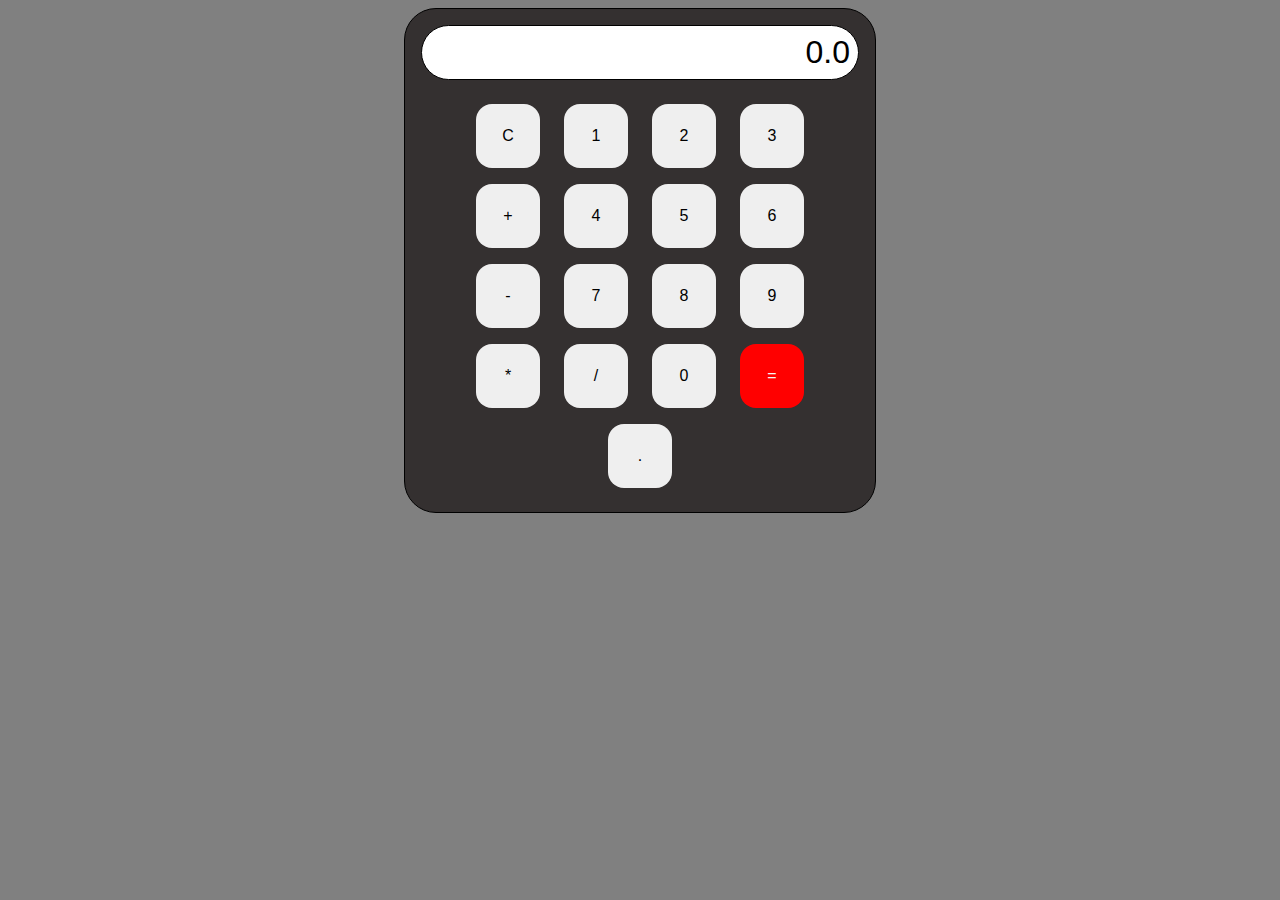
<file: calculator/index.html>
<!DOCTYPE html>
<html lang="en">

<head>
    <title></title>
    <meta charset="UTF-8">
    <meta name="viewport" content="width=device-width, initial-scale=1">
    <link href="style.css" rel="stylesheet">
    <title>Calculator</title>
</head>

<body>
    <div class="main_container">
        <div class="display_section">
            <input type="text" name="display" class="display" readonly>
        </div>
        <div class="keys">
            <button type="button" class="button clear">C</button>
            <button type="button" class="button">1</button>
            <button type="button" class="button">2</button>
            <button type="button" class="button">3</button>
            <button type="button" class="button">+</button>
            <button type="button" class="button">4</button>
            <button type="button" class="button">5</button>
            <button type="button" class="button">6</button>
            <button type="button" class="button">-</button>
            <button type="button" class="button">7</button>
            <button type="button" class="button">8</button>
            <button type="button" class="button">9</button>
            <button type="button" class="button">*</button>
            <button type="button" class="button">/</button>
            <button type="button" class="button">0</button>
            <button type="button" class="button equal">=</button>
            <button type="button" class="button">.</button>
        </div>
    </div>

    <script src="index.js"></script>
</body>

</html>
</file>
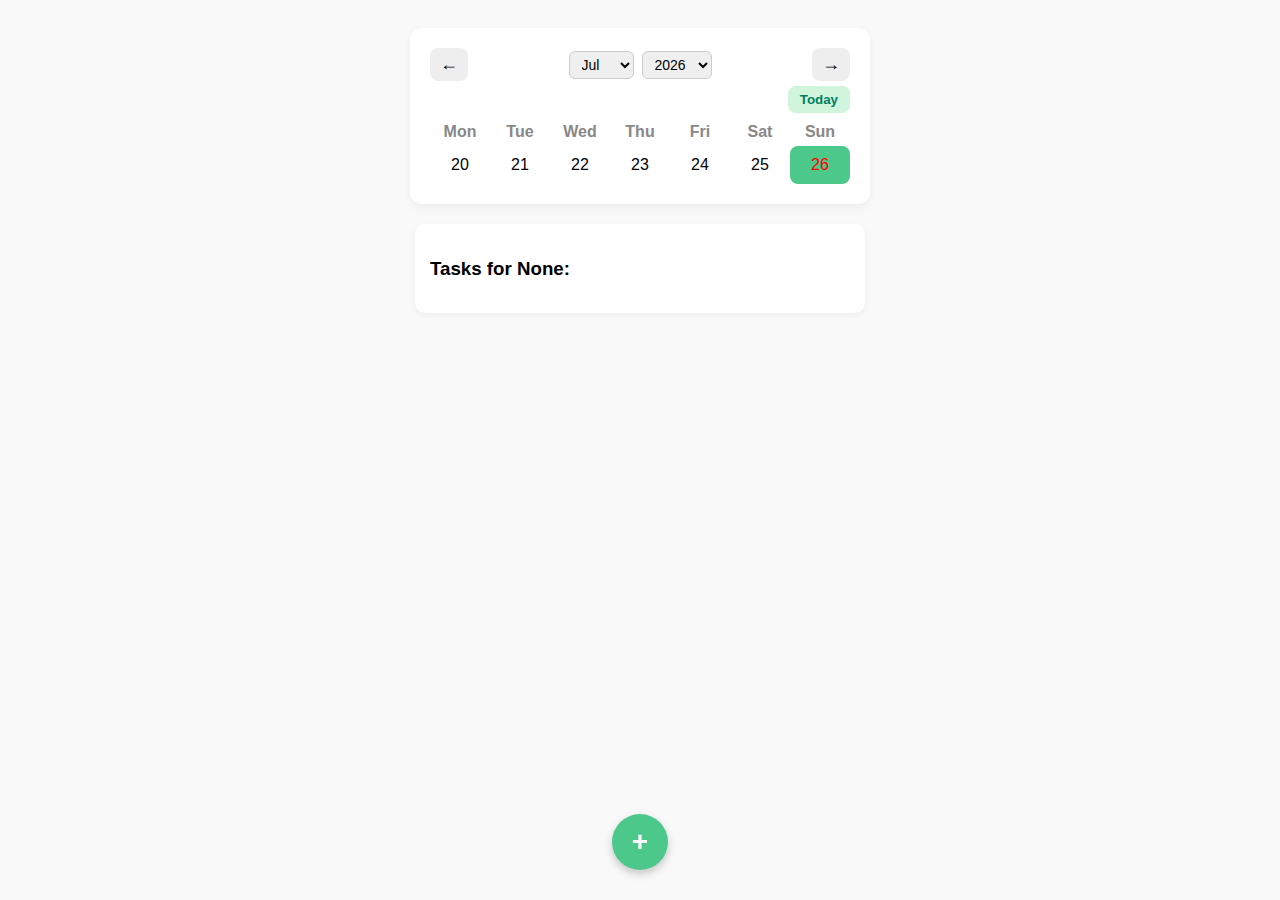
<file: calendar/index.html>
<!DOCTYPE html>
<html lang="en">
<head>
  <meta charset="UTF-8" />
  <title>Weekly Calendar with Tasks</title>
  <link rel="stylesheet" href="style.css" />
</head>
<body>
  <div class="calendar-container">
    <div class="calendar-header">
      <button id="prevWeekBtn">←</button>

      <div class="month-year-selector">
        <select id="monthSelect"></select>
        <select id="yearSelect"></select>
      </div>

      <button id="nextWeekBtn">→</button>
    </div>

    <div style="text-align: right; margin-bottom: 10px;">
      <button id="todayBtn">Today</button>
    </div>

    <div class="calendar-week">
      <div class="day-labels" id="dayLabels"></div>
      <div class="day-dates" id="dayDates"></div>
    </div>
  </div>

  <div class="tasks-container">
    <h3>Tasks for <span id="taskDateLabel">None</span>:</h3>
    <ul id="taskList"></ul>
  </div>

  <button class="add-task-btn" id="addTaskBtn">+</button>

  <script src="script.js"></script>
</body>
</html>
</file>
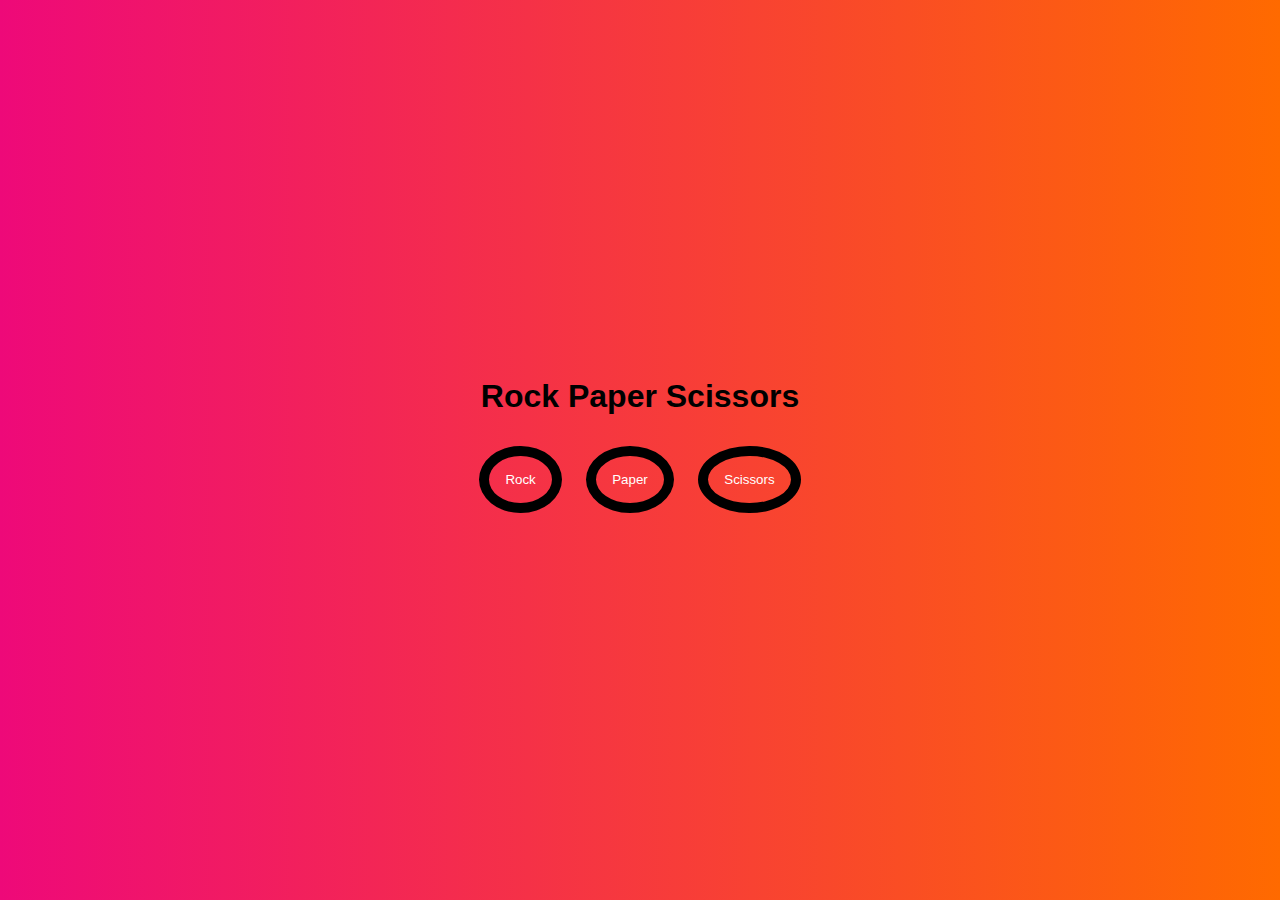
<file: rock-papper/index.html>
<!DOCTYPE html>
<html lang="en">
    <head>
        <title></title>
        <meta charset="UTF-8">
        <meta name="viewport" content="width=device-width, initial-scale=1">
        <link href="style.css" rel="stylesheet">
    </head>
    <body>
        <div class="container">
            <h1>Rock Paper Scissors</h1>
            <div class="game">
                <button class="button" id="rock">Rock</button>
                <button class="button" id="paper">Paper</button>
                <button class="button" id="scissors">Scissors</button>
            </div>
            <div class="result">
                <h2 id="result"></h2>
            </div>
        </div>

        <script src="index.js"></script>
    </body>
</html>
</file>
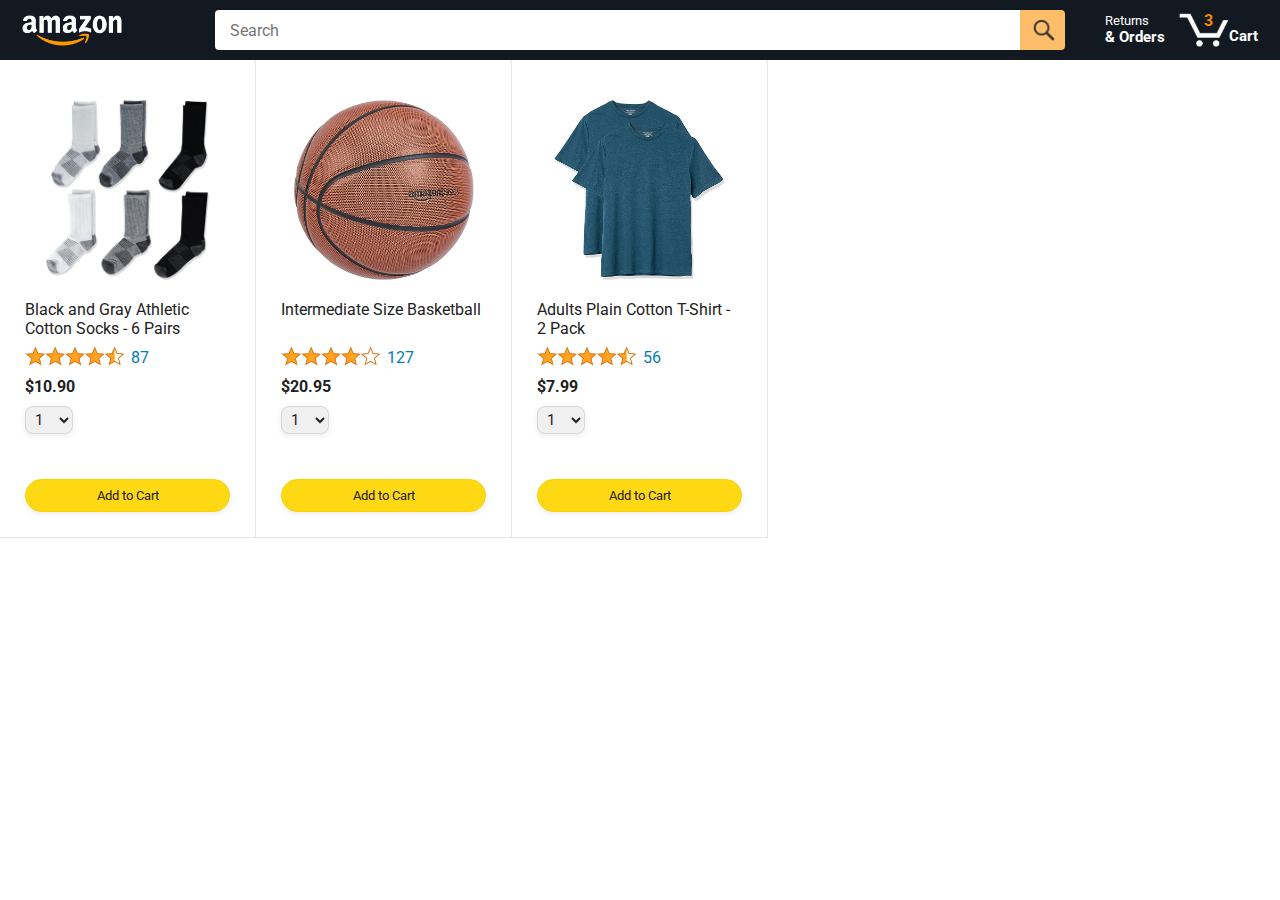
<file: Amazon-project/amazon.html>
<!DOCTYPE html>
<html>
  <head>
    <title>Amazon Project</title>

    <!-- This code is needed for responsive design to work.
      (Responsive design = make the website look good on
      smaller screen sizes like a phone or a tablet). -->
    <meta name="viewport" content="width=device-width, initial-scale=1">

    <!-- Load a font called Roboto from Google Fonts. -->
    <link rel="preconnect" href="https://fonts.googleapis.com">
    <link rel="preconnect" href="https://fonts.gstatic.com" crossorigin>
    <link href="https://fonts.googleapis.com/css2?family=Roboto:wght@400;500;700&display=swap" rel="stylesheet">

    <!-- Here are the CSS files for this page. -->
    <link rel="stylesheet" href="styles/shared/general.css">
    <link rel="stylesheet" href="styles/shared/amazon-header.css">
    <link rel="stylesheet" href="styles/pages/amazon.css">
  </head>
  <body>
    <div class="amazon-header">
      <div class="amazon-header-left-section">
        <a href="amazon.html" class="header-link">
          <img class="amazon-logo"
            src="images/amazon-logo-white.png">
          <img class="amazon-mobile-logo"
            src="images/amazon-mobile-logo-white.png">
        </a>
      </div>

      <div class="amazon-header-middle-section">
        <input class="search-bar" type="text" placeholder="Search">

        <button class="search-button">
          <img class="search-icon" src="images/icons/search-icon.png">
        </button>
      </div>

      <div class="amazon-header-right-section">
        <a class="orders-link header-link" href="orders.html">
          <span class="returns-text">Returns</span>
          <span class="orders-text">& Orders</span>
        </a>

        <a class="cart-link header-link" href="checkout.html">
          <img class="cart-icon" src="images/icons/cart-icon.png">
          <div class="cart-quantity">3</div>
          <div class="cart-text">Cart</div>
        </a>
      </div>
    </div>
    
    <div class="main">
      <div class="products-grid">
        <div class="product-container">
          <div class="product-image-container">
            <img class="product-image"
              src="images/products/athletic-cotton-socks-6-pairs.jpg">
          </div>

          <div class="product-name limit-text-to-2-lines">
            Black and Gray Athletic Cotton Socks - 6 Pairs
          </div>

          <div class="product-rating-container">
            <img class="product-rating-stars"
              src="images/ratings/rating-45.png">
            <div class="product-rating-count link-primary">
              87
            </div>
          </div>

          <div class="product-price">
            $10.90
          </div>

          <div class="product-quantity-container">
            <select>
              <option selected value="1">1</option>
              <option value="2">2</option>
              <option value="3">3</option>
              <option value="4">4</option>
              <option value="5">5</option>
              <option value="6">6</option>
              <option value="7">7</option>
              <option value="8">8</option>
              <option value="9">9</option>
              <option value="10">10</option>
            </select>
          </div>

          <div class="product-spacer"></div>

          <div class="added-to-cart">
            <img src="images/icons/checkmark.png">
            Added
          </div>

          <button class="add-to-cart-button button-primary">
            Add to Cart
          </button>
        </div>

        <div class="product-container">
          <div class="product-image-container">
            <img class="product-image"
              src="images/products/intermediate-composite-basketball.jpg">
          </div>

          <div class="product-name limit-text-to-2-lines">
            Intermediate Size Basketball
          </div>

          <div class="product-rating-container">
            <img class="product-rating-stars"
              src="images/ratings/rating-40.png">
            <div class="product-rating-count link-primary">
              127
            </div>
          </div>

          <div class="product-price">
            $20.95
          </div>

          <div class="product-quantity-container">
            <select>
              <option selected value="1">1</option>
              <option value="2">2</option>
              <option value="3">3</option>
              <option value="4">4</option>
              <option value="5">5</option>
              <option value="6">6</option>
              <option value="7">7</option>
              <option value="8">8</option>
              <option value="9">9</option>
              <option value="10">10</option>
            </select>
          </div>

          <div class="product-spacer"></div>

          <div class="added-to-cart">
            <img src="images/icons/checkmark.png">
            Added
          </div>

          <button class="add-to-cart-button button-primary">
            Add to Cart
          </button>
        </div>

        <div class="product-container">
          <div class="product-image-container">
            <img class="product-image"
              src="images/products/adults-plain-cotton-tshirt-2-pack-teal.jpg">
          </div>

          <div class="product-name limit-text-to-2-lines">
            Adults Plain Cotton T-Shirt - 2 Pack
          </div>

          <div class="product-rating-container">
            <img class="product-rating-stars"
              src="images/ratings/rating-45.png">
            <div class="product-rating-count link-primary">
              56
            </div>
          </div>

          <div class="product-price">
            $7.99
          </div>

          <div class="product-quantity-container">
            <select>
              <option selected value="1">1</option>
              <option value="2">2</option>
              <option value="3">3</option>
              <option value="4">4</option>
              <option value="5">5</option>
              <option value="6">6</option>
              <option value="7">7</option>
              <option value="8">8</option>
              <option value="9">9</option>
              <option value="10">10</option>
            </select>
          </div>

          <div class="product-spacer"></div>

          <div class="added-to-cart">
            <img src="images/icons/checkmark.png">
            Added
          </div>

          <button class="add-to-cart-button button-primary">
            Add to Cart
          </button>
        </div>
      </div>
    </div>
  </body>
</html>
</file>
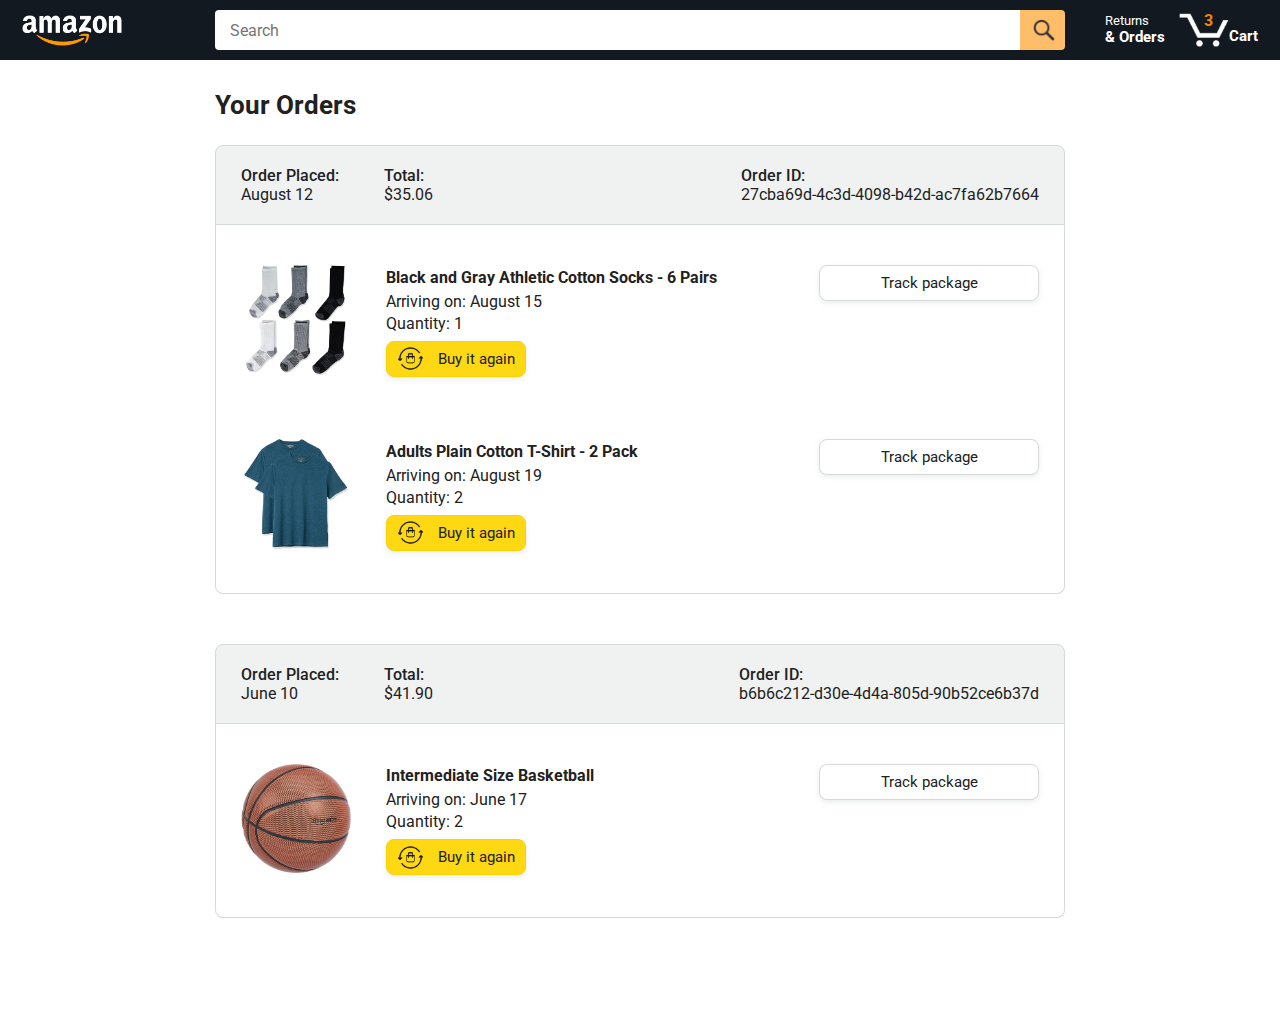
<file: Amazon-project/orders.html>
<!DOCTYPE html>
<html>
  <head>
    <title>Orders</title>

    <!-- This code is needed for responsive design to work.
      (Responsive design = make the website look good on
      smaller screen sizes like a phone or a tablet). -->
    <meta name="viewport" content="width=device-width, initial-scale=1">

    <!-- Load a font called Roboto from Google Fonts. -->
    <link rel="preconnect" href="https://fonts.googleapis.com">
    <link rel="preconnect" href="https://fonts.gstatic.com" crossorigin>
    <link href="https://fonts.googleapis.com/css2?family=Roboto:wght@400;500;700&display=swap" rel="stylesheet">

    <!-- Here are the CSS files for this page. -->
    <link rel="stylesheet" href="styles/shared/general.css">
    <link rel="stylesheet" href="styles/shared/amazon-header.css">
    <link rel="stylesheet" href="styles/pages/orders.css">
  </head>
  <body>
    <div class="amazon-header">
      <div class="amazon-header-left-section">
        <a href="amazon.html" class="header-link">
          <img class="amazon-logo"
            src="images/amazon-logo-white.png">
          <img class="amazon-mobile-logo"
            src="images/amazon-mobile-logo-white.png">
        </a>
      </div>

      <div class="amazon-header-middle-section">
        <input class="search-bar" type="text" placeholder="Search">

        <button class="search-button">
          <img class="search-icon" src="images/icons/search-icon.png">
        </button>
      </div>

      <div class="amazon-header-right-section">
        <a class="orders-link header-link" href="orders.html">
          <span class="returns-text">Returns</span>
          <span class="orders-text">& Orders</span>
        </a>

        <a class="cart-link header-link" href="checkout.html">
          <img class="cart-icon" src="images/icons/cart-icon.png">
          <div class="cart-quantity">3</div>
          <div class="cart-text">Cart</div>
        </a>
      </div>
    </div>

    <div class="main">
      <div class="page-title">Your Orders</div>

      <div class="orders-grid">
        <div class="order-container">
          
          <div class="order-header">
            <div class="order-header-left-section">
              <div class="order-date">
                <div class="order-header-label">Order Placed:</div>
                <div>August 12</div>
              </div>
              <div class="order-total">
                <div class="order-header-label">Total:</div>
                <div>$35.06</div>
              </div>
            </div>

            <div class="order-header-right-section">
              <div class="order-header-label">Order ID:</div>
              <div>27cba69d-4c3d-4098-b42d-ac7fa62b7664</div>
            </div>
          </div>

          <div class="order-details-grid">
            <div class="product-image-container">
              <img src="images/products/athletic-cotton-socks-6-pairs.jpg">
            </div>

            <div class="product-details">
              <div class="product-name">
                Black and Gray Athletic Cotton Socks - 6 Pairs
              </div>
              <div class="product-delivery-date">
                Arriving on: August 15
              </div>
              <div class="product-quantity">
                Quantity: 1
              </div>
              <button class="buy-again-button button-primary">
                <img class="buy-again-icon" src="images/icons/buy-again.png">
                <span class="buy-again-message">Buy it again</span>
              </button>
            </div>

            <div class="product-actions">
              <a href="tracking.html">
                <button class="track-package-button button-secondary">
                  Track package
                </button>
              </a>
            </div>

            <div class="product-image-container">
              <img src="images/products/adults-plain-cotton-tshirt-2-pack-teal.jpg">
            </div>

            <div class="product-details">
              <div class="product-name">
                Adults Plain Cotton T-Shirt - 2 Pack
              </div>
              <div class="product-delivery-date">
                Arriving on: August 19
              </div>
              <div class="product-quantity">
                Quantity: 2
              </div>
              <button class="buy-again-button button-primary">
                <img class="buy-again-icon" src="images/icons/buy-again.png">
                <span class="buy-again-message">Buy it again</span>
              </button>
            </div>

            <div class="product-actions">
              <a href="tracking.html">
                <button class="track-package-button button-secondary">
                  Track package
                </button>
              </a>
            </div>
          </div>
        </div>

        <div class="order-container">

          <div class="order-header">
            <div class="order-header-left-section">
              <div class="order-date">
                <div class="order-header-label">Order Placed:</div>
                <div>June 10</div>
              </div>
              <div class="order-total">
                <div class="order-header-label">Total:</div>
                <div>$41.90</div>
              </div>
            </div>

            <div class="order-header-right-section">
              <div class="order-header-label">Order ID:</div>
              <div>b6b6c212-d30e-4d4a-805d-90b52ce6b37d</div>
            </div>
          </div>

          <div class="order-details-grid">
            <div class="product-image-container">
              <img src="images/products/intermediate-composite-basketball.jpg">
            </div>

            <div class="product-details">
              <div class="product-name">
                Intermediate Size Basketball
              </div>
              <div class="product-delivery-date">
                Arriving on: June 17
              </div>
              <div class="product-quantity">
                Quantity: 2
              </div>
              <button class="buy-again-button button-primary">
                <img class="buy-again-icon" src="images/icons/buy-again.png">
                <span class="buy-again-message">Buy it again</span>
              </button>
            </div>

            <div class="product-actions">
              <a href="tracking.html">
                <button class="track-package-button button-secondary">
                  Track package
                </button>
              </a>
            </div>
          </div>
        </div>
      </div>
    </div>
  </body>
</html>
</file>
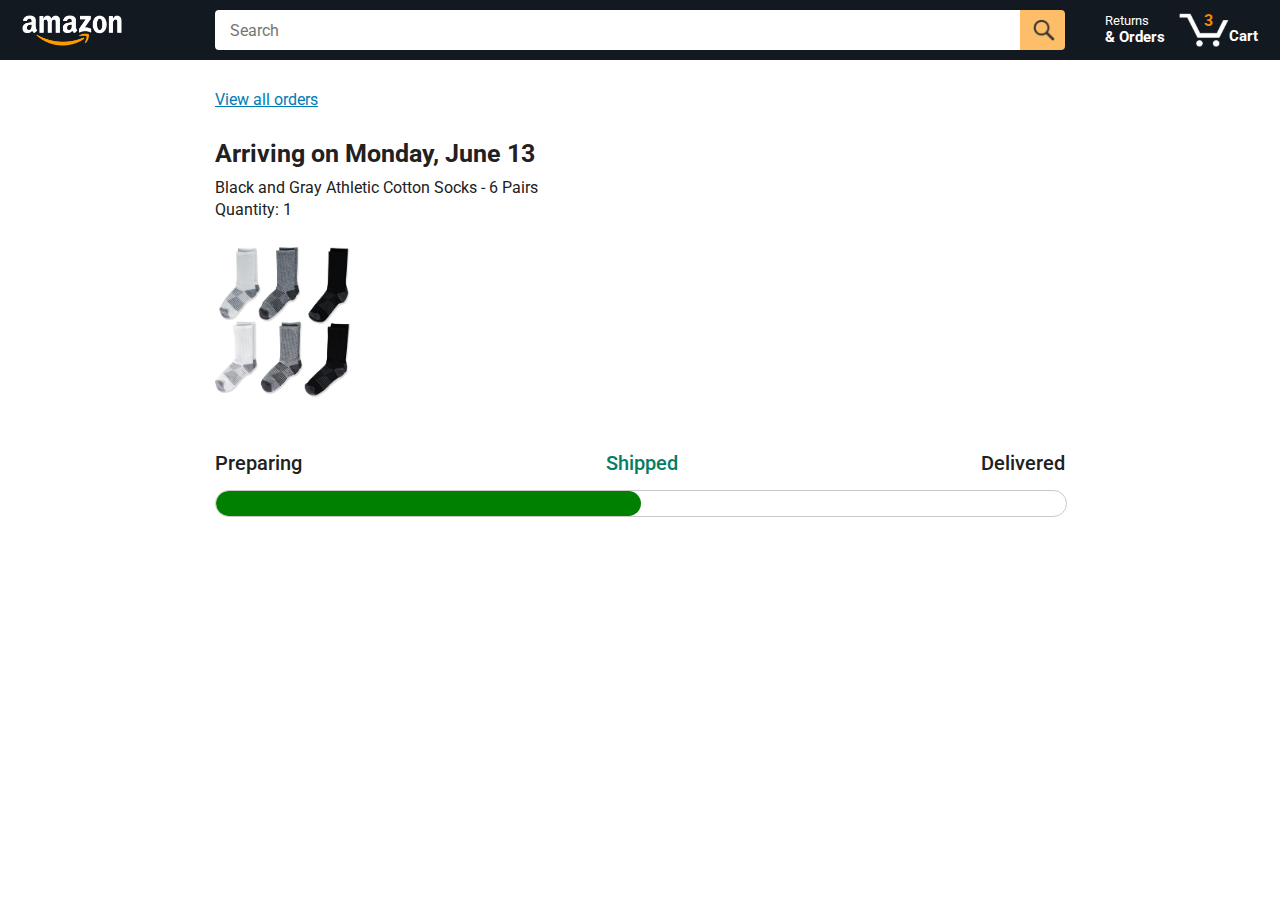
<file: Amazon-project/tracking.html>
<!DOCTYPE html>
<html>
  <head>
    <title>Tracking</title>

    <!-- This code is needed for responsive design to work.
      (Responsive design = make the website look good on
      smaller screen sizes like a phone or a tablet). -->
    <meta name="viewport" content="width=device-width, initial-scale=1">

    <!-- Load a font called Roboto from Google Fonts. -->
    <link rel="preconnect" href="https://fonts.googleapis.com">
    <link rel="preconnect" href="https://fonts.gstatic.com" crossorigin>
    <link href="https://fonts.googleapis.com/css2?family=Roboto:wght@400;500;700&display=swap" rel="stylesheet">

    <!-- Here are the CSS files for this page. -->
    <link rel="stylesheet" href="styles/shared/general.css">
    <link rel="stylesheet" href="styles/shared/amazon-header.css">
    <link rel="stylesheet" href="styles/pages/tracking.css">
  </head>
  <body>
    <div class="amazon-header">
      <div class="amazon-header-left-section">
        <a href="amazon.html" class="header-link">
          <img class="amazon-logo"
            src="images/amazon-logo-white.png">
          <img class="amazon-mobile-logo"
            src="images/amazon-mobile-logo-white.png">
        </a>
      </div>

      <div class="amazon-header-middle-section">
        <input class="search-bar" type="text" placeholder="Search">

        <button class="search-button">
          <img class="search-icon" src="images/icons/search-icon.png">
        </button>
      </div>

      <div class="amazon-header-right-section">
        <a class="orders-link header-link" href="orders.html">
          <span class="returns-text">Returns</span>
          <span class="orders-text">& Orders</span>
        </a>

        <a class="cart-link header-link" href="checkout.html">
          <img class="cart-icon" src="images/icons/cart-icon.png">
          <div class="cart-quantity">3</div>
          <div class="cart-text">Cart</div>
        </a>
      </div>
    </div>

    <div class="main">
      <div class="order-tracking">
        <a class="back-to-orders-link link-primary" href="orders.html">
          View all orders
        </a>

        <div class="delivery-date">
          Arriving on Monday, June 13
        </div>

        <div class="product-info">
          Black and Gray Athletic Cotton Socks - 6 Pairs
        </div>

        <div class="product-info">
          Quantity: 1
        </div>

        <img class="product-image" src="images/products/athletic-cotton-socks-6-pairs.jpg">

        <div class="progress-labels-container">
          <div class="progress-label">
            Preparing
          </div>
          <div class="progress-label current-status">
            Shipped
          </div>
          <div class="progress-label">
            Delivered
          </div>
        </div>

        <div class="progress-bar-container">
          <div class="progress-bar"></div>
        </div>
      </div>
    </div>
  </body>
</html>
</file>
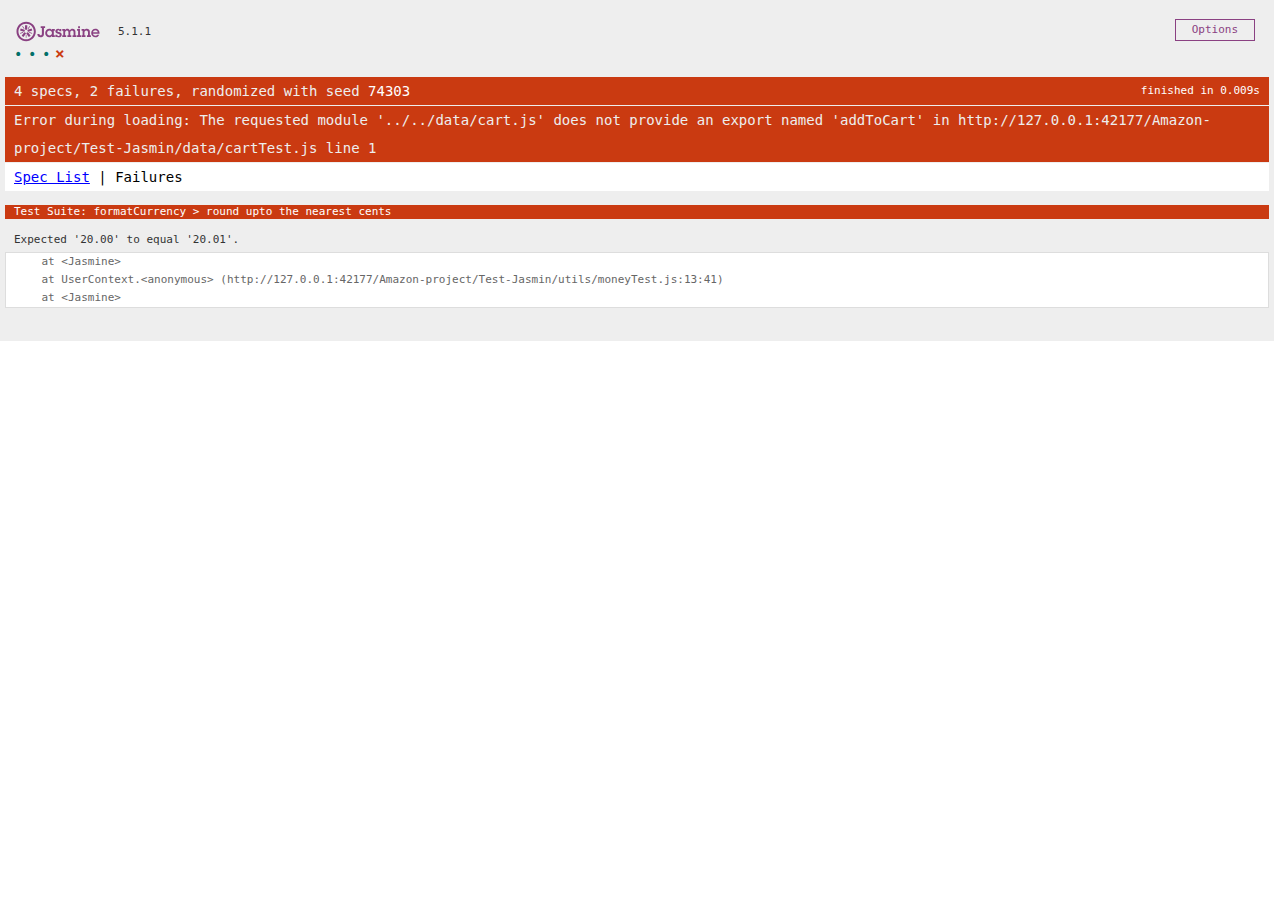
<file: Amazon-project/Test-Jasmin/test.html>
<!DOCTYPE html>
<html>
<head>
  <meta charset="utf-8">
  <title>Jasmine Spec Runner v5.1.1</title>

  <link rel="shortcut icon" type="image/png" href="lib/jasmine-5.1.1/jasmine_favicon.png">
  <link rel="stylesheet" href="lib/jasmine-5.1.1/jasmine.css">

  <script src="lib/jasmine-5.1.1/jasmine.js"></script>
  <script src="lib/jasmine-5.1.1/jasmine-html.js"></script>
  <script src="lib/jasmine-5.1.1/boot0.js"></script>
  <!-- optional: include a file here that configures the Jasmine env -->
  <script src="lib/jasmine-5.1.1/boot1.js"></script>

  <script type="module" src="utils/moneyTest.js"></script>
  <script type="module" src="data/cartTest.js"></script>

</head>

<body>
</body>
</html>
</file>
<file: calculator/style.css>
body{
    display: flex;
    align-items: center;
    justify-content: center;
    background-color: gray;
}

input{
    border: 1px solid black;
    border-radius: 2rem;
    font-size: 2rem;
    padding: .5rem;
    text-align: right;
}

.main_container{
    background-color: rgb(52, 48, 48);
    display: flex;
    flex-direction: column;
    row-gap: 1rem;
    align-items: center;
    justify-content: space-between;
    flex-wrap: wrap;
    overflow: hidden;
    border: 1px solid black;
    border-radius: 2rem;
    padding: 1rem;
}

.keys{
    width: 25rem;
    display: flex;
    flex-wrap: wrap;
    column-gap: .5rem;
    align-items: center;
    justify-content: center;
}

.button{
    height: 4rem;
    width: 4rem;
    margin: .5rem;
    border: none;
    border-radius: 1rem;
    font-size: 1rem;
    cursor: pointer;
}

.equal{
    background-color: red;
    color: whitesmoke;
}
</file>
<file: calendar/style.css>
body {
  font-family: 'Arial', sans-serif;
  background: #f9f9f9;
  padding: 20px;
  display: flex;
  flex-direction: column;
  align-items: center;
}

.calendar-container {
  background: #fff;
  border-radius: 12px;
  padding: 20px;
  width: 100%;
  max-width: 420px;
  box-shadow: 0 4px 8px rgba(0,0,0,0.05);
}

.calendar-header {
  display: flex;
  justify-content: space-between;
  align-items: center;
  margin-bottom: 5px;
}

#prevWeekBtn,
#nextWeekBtn {
  background: #eee;
  border: none;
  padding: 6px 10px;
  font-size: 18px;
  border-radius: 8px;
  cursor: pointer;
}

#prevWeekBtn:hover,
#nextWeekBtn:hover {
  background-color: #ccc;
}

#todayBtn {
  background: #d1f4dc;
  color: #007d5e;
  border: none;
  border-radius: 8px;
  padding: 6px 12px;
  font-weight: bold;
  cursor: pointer;
}

.month-year-selector {
  display: flex;
  gap: 8px;
}

.month-year-selector select {
  padding: 4px 8px;
  border-radius: 6px;
  border: 1px solid #ccc;
  font-size: 14px;
}

.calendar-week {
  display: flex;
  flex-direction: column;
}

.day-labels,
.day-dates {
  display: grid;
  grid-template-columns: repeat(7, 1fr);
  text-align: center;
}

.day-labels div {
  font-weight: bold;
  color: #888;
  padding-bottom: 5px;
}

.day-dates div {
  padding: 10px 0;
  border-radius: 8px;
  cursor: pointer;
  font-weight: 500;
  transition: background 0.3s ease;
}

.day-dates .today {
  background-color: #4cc88a;
  color: white;
}

.day-dates .sunday {
  color: red;
}

.day-dates .selected {
  outline: 2px solid #4cc88a;
}

.content {
  margin-top: 20px;
  background: #fff;
  padding: 15px;
  width: 100%;
  max-width: 420px;
  border-radius: 10px;
  box-shadow: 0 2px 6px rgba(0,0,0,0.05);
}

.tasks-container {
  margin-top: 20px;
  background: #fff;
  padding: 15px;
  width: 100%;
  max-width: 420px;
  border-radius: 10px;
  box-shadow: 0 2px 6px rgba(0,0,0,0.05);
}

#taskList {
  list-style-type: disc;
  padding-left: 20px;
  margin-top: 10px;
}

.add-task-btn {
  position: fixed;
  bottom: 30px;
  left: 50%;
  transform: translateX(-50%);
  background-color: #4cc88a;
  color: white;
  border: none;
  border-radius: 50%;
  width: 56px;
  height: 56px;
  font-size: 28px;
  font-weight: bold;
  cursor: pointer;
  box-shadow: 0 4px 8px rgba(0, 0, 0, 0.2);
  transition: background 0.3s ease;
  z-index: 1000;
}

.add-task-btn:hover {
  background-color: #3ba974;
}

.task-item {
  display: flex;
  justify-content: space-between;
  align-items: center;
  padding: 6px 0;
}

.task-item.completed span {
  text-decoration: line-through;
  color: gray;
}

.task-actions button {
  margin-left: 6px;
  background: none;
  border: none;
  cursor: pointer;
  font-size: 14px;
  padding: 4px;
  border-radius: 4px;
}

.task-actions .complete-btn {
  color: green;
}

.task-actions .delete-btn {
  color: red;
}
</file>
<file: rock-papper/style.css>
/* Base styles */
body {
    font-family: Arial, sans-serif;
    margin: 0;
    padding: 0;
    box-sizing: border-box;
}

header {
    text-align: center;
    padding: 20px;
    background-color: #4CAF50;
    color: white;
}

.container{
    display: flex;
    flex-direction: column;
    align-items: center;
    margin: auto;
    justify-content: center;
    height: 100vh;
    background: #473131;
    background: linear-gradient(to right,  #ee0979, #ff6a00);
    overflow: hidden;
}

.result_container{
    display: flex;
    flex-direction: column;
    align-items: center;
    margin: auto;
    justify-content: center;
}

.button {
    margin: 10px;
    cursor: pointer;
    background: transparent;
    color: white;
    border: 10px solid black;
    border-radius: 50%;
    padding: 1rem;
}

.btn-img{
    width: 8rem;
    height: 8rem;
}

.result-img{
    width: 5rem;
    height: 5rem;
}

.score-btn{
    border: none;
    background: black;
    padding: 1rem 1.5rem;
    color: whitesmoke;
    cursor: pointer;
}

@media (max-width: 650px) {
    .container{
        height: auto;
        overflow-y: auto;
    }
}
</file>
<file: Amazon-project/styles/shared/general.css>
body {
  font-family: Roboto, Arial;
  color: rgb(33, 33, 33);
  /* The <body> element has a default margin of 8px
     on all sides. This removes the default margins. */
  margin: 0;
}

/* <p> elements have a default margin on the top
   and bottom. This removes the default margins. */
p {
  margin: 0;
}

button {
  cursor: pointer;
}

select {
  cursor: pointer;
}

input, select, button {
  font-family: Roboto, Arial;
}

.button-primary {
  color: rgb(33, 33, 33);
  background-color: rgb(255, 216, 20);
  border: 1px solid rgb(252, 210, 0);
  border-radius: 8px;
  cursor: pointer;
  box-shadow: 0 2px 5px rgba(213, 217, 217, 0.5);
}

.button-primary:hover {
  background-color: rgb(247, 202, 0);
  border: 1px solid rgb(242, 194, 0);
}

.button-primary:active {
  background: rgb(255, 216, 20);
  border-color: rgb(252, 210, 0);
  box-shadow: none;
}

.button-secondary {
  color: rgb(33, 33, 33);
  background: white;
  border: 1px solid rgb(213, 217, 217);
  border-radius: 8px;
  cursor: pointer;
  box-shadow: 0 2px 5px rgba(213, 217, 217, 0.5);
}

.button-secondary:hover {
  background-color: rgb(247, 250, 250);
}

.button-secondary:active {
  background-color: rgb(237, 253, 255);
  box-shadow: none;
}

/* These styles will limit text to 2 lines. Anything
   beyond 2 lines will be replaced with "..."
   You can find this code by using an A.I. tool or by
   searching in Google.
   https://css-tricks.com/almanac/properties/l/line-clamp/ */
.limit-text-to-2-lines {
  display: -webkit-box;
  -webkit-line-clamp: 2;
  -webkit-box-orient: vertical;
  overflow: hidden;
}

.link-primary {
  color: rgb(1, 124, 182);
  cursor: pointer;
}

.link-primary:hover {
  color: rgb(196, 80, 0);
}

/* Styles for dropdown selectors. */
select {
  color: rgb(33, 33, 33);
  background-color: rgb(240, 240, 240);
  border: 1px solid rgb(213, 217, 217);
  border-radius: 8px;
  padding: 3px 5px;
  font-size: 15px;
  cursor: pointer;
  box-shadow: 0 2px 5px rgba(213, 217, 217, 0.5);
}

select:focus,
input:focus {
  outline: 2px solid rgb(255, 153, 0);
}
</file>
<file: Amazon-project/styles/shared/amazon-header.css>
.amazon-header {
  background-color: rgb(19, 25, 33);
  color: white;
  padding-left: 15px;
  padding-right: 15px;

  display: flex;
  align-items: center;
  justify-content: space-between;

  position: fixed;
  top: 0;
  left: 0;
  right: 0;
  height: 60px;
}

.amazon-header-left-section {
  width: 180px;
}

@media (max-width: 800px) {
  .amazon-header-left-section {
    width: unset;
  }
}

.header-link {
  display: inline-block;
  padding: 6px;
  border-radius: 2px;
  cursor: pointer;
  text-decoration: none;
  border: 1px solid rgba(0, 0, 0, 0);
}

.header-link:hover {
  border: 1px solid white;
}

.amazon-logo {
  width: 100px;
  margin-top: 5px;
}

.amazon-mobile-logo {
  display: none;
}

@media (max-width: 575px) {
  .amazon-logo {
    display: none;
  }

  .amazon-mobile-logo {
    display: block;
    height: 35px;
    margin-top: 5px;
  }
}

.amazon-header-middle-section {
  flex: 1;
  max-width: 850px;
  margin-left: 10px;
  margin-right: 10px;
  display: flex;
}

.search-bar {
  flex: 1;
  width: 0;
  font-size: 16px;
  height: 38px;
  padding-left: 15px;
  border: none;
  border-top-left-radius: 4px;
  border-bottom-left-radius: 4px;
  border-top-right-radius: 0;
  border-bottom-right-radius: 0;
}

.search-button {
  background-color: rgb(254, 189, 105);
  border: none;
  width: 45px;
  height: 40px;
  border-top-right-radius: 4px;
  border-bottom-right-radius: 4px;
  flex-shrink: 0;
}

.search-icon {
  height: 22px;
  margin-left: 2px;
  margin-top: 3px;
}

.amazon-header-right-section {
  width: 180px;
  flex-shrink: 0;
  display: flex;
  justify-content: end;
}

.orders-link {
  color: white;
}

.returns-text {
  display: block;
  font-size: 13px;
}

.orders-text {
  display: block;
  font-size: 15px;
  font-weight: 700;
}

.cart-link {
  color: white;
  display: flex;
  align-items: center;
  position: relative;
}

.cart-icon {
  width: 50px;
}

.cart-text {
  margin-top: 12px;
  font-size: 15px;
  font-weight: 700;
}

.cart-quantity {
  color: rgb(240, 136, 4);
  font-size: 16px;
  font-weight: 700;

  position: absolute;
  top: 4px;
  left: 22px;
  
  width: 26px;
  text-align: center;
}
</file>
<file: Amazon-project/styles/pages/amazon.css>
.main {
  margin-top: 60px;
}

.products-grid {
  display: grid;

  /* - In CSS Grid, 1fr means a column will take up the
       remaining space in the grid.
     - If we write 1fr 1fr ... 1fr; 8 times, this will
       divide the grid into 8 columns, each taking up an
       equal amount of the space.
     - repeat(8, 1fr); is a shortcut for repeating "1fr"
       8 times (instead of typing out "1fr" 8 times).
       repeat(...) is a special property that works with
       display: grid; */
  grid-template-columns: repeat(8, 1fr);
}

/* @media is used to create responsive design (making the
   website look good on any screen size). This @media
   means when the screen width is 2000px or less, we
   will divide the grid into 7 columns instead of 8. */
@media (max-width: 2000px) {
  .products-grid {
    grid-template-columns: repeat(7, 1fr);
  }
}

/* This @media means when the screen width is 1600px or
   less, we will divide the grid into 6 columns. */
@media (max-width: 1600px) {
  .products-grid {
    grid-template-columns: repeat(6, 1fr);
  }
}

@media (max-width: 1300px) {
  .products-grid {
    grid-template-columns: repeat(5, 1fr);
  }
}

@media (max-width: 1000px) {
  .products-grid {
    grid-template-columns: repeat(4, 1fr);
  }
}

@media (max-width: 800px) {
  .products-grid {
    grid-template-columns: repeat(3, 1fr);
  }
}

@media (max-width: 575px) {
  .products-grid {
    grid-template-columns: repeat(2, 1fr);
  }
}

@media (max-width: 450px) {
  .products-grid {
    grid-template-columns: 1fr;
  }
}

.product-container {
  padding-top: 40px;
  padding-bottom: 25px;
  padding-left: 25px;
  padding-right: 25px;

  border-right: 1px solid rgb(231, 231, 231);
  border-bottom: 1px solid rgb(231, 231, 231);

  display: flex;
  flex-direction: column;
}

.product-image-container {
  display: flex;
  justify-content: center;
  align-items: center;

  height: 180px;
  margin-bottom: 20px;
}

.product-image {
  /* Images will overflow their container by default. To
    prevent this, we set max-width and max-height to 100%
    so they stay inside their container. */
  max-width: 100%;
  max-height: 100%;
}

.product-name {
  height: 40px;
  margin-bottom: 5px;
}

.product-rating-container {
  display: flex;
  align-items: center;
  margin-bottom: 10px;
}

.product-rating-stars {
  width: 100px;
  margin-right: 6px;
}

.product-rating-count {
  color: rgb(1, 124, 182);
  cursor: pointer;
  margin-top: 3px;
}

.product-price {
  font-weight: 700;
  margin-bottom: 10px;
}

.product-quantity-container {
  margin-bottom: 17px;
}

.product-spacer {
  flex: 1;
}

.added-to-cart {
  color: rgb(6, 125, 98);
  font-size: 16px;

  display: flex;
  align-items: center;
  margin-bottom: 8px;

  /* At first, the "Added to cart" message will
     be invisible. Use JavaScript to change the
     opacity and make it visible. */
  opacity: 0;
}

.added-to-cart img {
  height: 20px;
  margin-right: 5px;
}

.add-to-cart-button {
  width: 100%;
  padding: 8px;
  border-radius: 50px;
}
</file>
<file: Amazon-project/styles/pages/orders.css>
.main {
  max-width: 850px;
  margin-top: 90px;
  margin-bottom: 100px;
  padding-left: 20px;
  padding-right: 20px;

  /* margin-left: auto;
     margin-right auto;
     Is a trick for centering an element horizontally
     without needing a container. */
  margin-left: auto;
  margin-right: auto;
}

.page-title {
  font-weight: 700;
  font-size: 26px;
  margin-bottom: 25px;
}

.orders-grid {
  display: grid;
  grid-template-columns: 1fr;
  row-gap: 50px;
}

.order-header {
  background-color: rgb(240, 242, 242);
  border: 1px solid rgb(213, 217, 217);

  display: flex;
  align-items: center;
  justify-content: space-between;

  padding: 20px 25px;
  border-top-left-radius: 8px;
  border-top-right-radius: 8px;
}

.order-header-left-section {
  display: flex;
  flex-shrink: 0;
}

.order-header-label {
  font-weight: 500;
}

.order-date,
.order-total {
  margin-right: 45px;
}

.order-header-right-section {
  flex-shrink: 1;
}

@media (max-width: 575px) {
  .order-header {
    flex-direction: column;
    align-items: start;
    line-height: 23px;
    padding: 15px;
  }

  .order-header-left-section {
    flex-direction: column;
  }

  .order-header-label {
    margin-right: 5px;
  }

  .order-date,
  .order-total {
    display: grid;
    grid-template-columns: auto 1fr;
    margin-right: 0;
  }

  .order-header-right-section {
    display: grid;
    grid-template-columns: auto 1fr;
  }
}

.order-details-grid {
  padding: 40px 25px;
  border: 1px solid rgb(213, 217, 217);
  border-top: none;
  border-bottom-left-radius: 8px;
  border-bottom-right-radius: 8px;

  display: grid;
  grid-template-columns: 110px 1fr 220px;
  column-gap: 35px;
  row-gap: 60px;
  align-items: center;
}

@media (max-width: 800px) {
  .order-details-grid {
    grid-template-columns: 110px 1fr;
    row-gap: 0;
    padding-bottom: 8px;
  }
}

@media (max-width: 450px) {
  .order-details-grid {
    grid-template-columns: 1fr;
  }
}

.product-image-container {
  text-align: center;
}

.product-image-container img {
  max-width: 110px;
  max-height: 110px;
}

.product-name {
  font-weight: 700;
  margin-bottom: 5px;
}

.product-delivery-date {
  margin-bottom: 3px;
}

.product-quantity {
  margin-bottom: 8px;
}

.buy-again-button {
  font-size: 15px;
  width: 140px;
  height: 36px;
  border-radius: 8px;

  display: flex;
  align-items: center;
  justify-content: center;
}

.buy-again-icon {
  width: 25px;
  margin-right: 15px;
}

.product-actions {
  align-self: start;
}

.track-package-button {
  width: 100%;
  font-size: 15px;
  padding: 8px;
}

@media (max-width: 800px) {
  .buy-again-button {
    margin-bottom: 10px;
  }

  .product-actions {
    /* grid-column: 2 means this element will be placed
       in column 2 in the grid. (Normally, the column that
       an element is placed in is determined by the order
       of the elements in the HTML. grid-column overrides
       this default ordering). */
    grid-column: 2;
    margin-bottom: 30px;
  }

  .track-package-button {
    width: 140px;
  }
}

@media (max-width: 450px) {
  .product-image-container {
    text-align: center;
    margin-bottom: 25px;
  }

  .product-image-container img {
    max-width: 150px;
    max-height: 150px;
  }

  .product-name {
    margin-bottom: 10px;
  }

  .product-quantity {
    margin-bottom: 15px;
  }

  .buy-again-button {
    width: 100%;
    margin-bottom: 15px;
  }

  .product-actions {
    /* grid-column: auto; undos grid-column: 2; from above.
       This element will now be placed in its normal column
       in the grid. */
    grid-column: auto;
    margin-bottom: 70px;
  }

  .track-package-button {
    width: 100%;
    padding: 12px;
  }
}
</file>
<file: Amazon-project/styles/pages/tracking.css>
.main {
  max-width: 850px;
  margin-top: 90px;
  margin-bottom: 100px;
  padding-left: 30px;
  padding-right: 30px;

  /* margin-left: auto;
     margin-right auto;
     Is a trick for centering an element horizontally
     without needing a container. */
  margin-left: auto;
  margin-right: auto;
}

.back-to-orders-link {
  display: inline-block;
  margin-bottom: 30px;
}

.delivery-date {
  font-size: 25px;
  font-weight: 700;
  margin-bottom: 10px;
}

.product-info {
  margin-bottom: 3px;
}

.product-image {
  max-width: 150px;
  max-height: 150px;
  margin-top: 25px;
  margin-bottom: 50px;
}

.progress-labels-container {
  display: flex;
  justify-content: space-between;
  font-size: 20px;
  font-weight: 500;
  margin-bottom: 15px;
}

.current-status {
  color: rgb(6, 125, 98);
}

@media (max-width: 575px) {
  .progress-labels-container {
    font-size: 16px;
  }
}

@media (max-width: 450px) {
  .progress-labels-container {
    flex-direction: column;
    margin-bottom: 5px;
  }

  .progress-label {
    margin-bottom: 3px;
  }
}

.progress-bar-container {
  height: 25px;
  width: 100%;

  border: 1px solid rgb(200, 200, 200);
  border-radius: 50px;
  overflow: hidden;
}

.progress-bar {
  height: 100%;
  background-color: green;
  border-radius: 50px;
  width: 50%;
}
</file>
<file: Amazon-project/Test-Jasmin/lib/jasmine-5.1.1/jasmine.css>
@charset "UTF-8";
body {
  overflow-y: scroll;
}

.jasmine_html-reporter {
  width: 100%;
  background-color: #eee;
  padding: 5px;
  margin: -8px;
  font-size: 11px;
  font-family: Monaco, "Lucida Console", monospace;
  line-height: 14px;
  color: #333;
}
.jasmine_html-reporter a {
  text-decoration: none;
}
.jasmine_html-reporter a:hover {
  text-decoration: underline;
}
.jasmine_html-reporter p, .jasmine_html-reporter h1, .jasmine_html-reporter h2, .jasmine_html-reporter h3, .jasmine_html-reporter h4, .jasmine_html-reporter h5, .jasmine_html-reporter h6 {
  margin: 0;
  line-height: 14px;
}
.jasmine_html-reporter .jasmine-banner,
.jasmine_html-reporter .jasmine-symbol-summary,
.jasmine_html-reporter .jasmine-summary,
.jasmine_html-reporter .jasmine-result-message,
.jasmine_html-reporter .jasmine-spec .jasmine-description,
.jasmine_html-reporter .jasmine-spec-detail .jasmine-description,
.jasmine_html-reporter .jasmine-alert .jasmine-bar,
.jasmine_html-reporter .jasmine-stack-trace {
  padding-left: 9px;
  padding-right: 9px;
}
.jasmine_html-reporter .jasmine-banner {
  position: relative;
}
.jasmine_html-reporter .jasmine-banner .jasmine-title {
  background: url("[data-uri]") no-repeat;
  background: url("[data-uri]") no-repeat, none;
  background-size: 100%;
  display: block;
  float: left;
  width: 90px;
  height: 25px;
}
.jasmine_html-reporter .jasmine-banner .jasmine-version {
  margin-left: 14px;
  position: relative;
  top: 6px;
}
.jasmine_html-reporter #jasmine_content {
  position: fixed;
  right: 100%;
}
.jasmine_html-reporter .jasmine-banner {
  margin-top: 14px;
}
.jasmine_html-reporter .jasmine-duration {
  color: #fff;
  float: right;
  line-height: 28px;
  padding-right: 9px;
}
.jasmine_html-reporter .jasmine-symbol-summary {
  overflow: hidden;
  margin: 14px 0;
}
.jasmine_html-reporter .jasmine-symbol-summary li {
  display: inline-block;
  height: 10px;
  width: 14px;
  font-size: 16px;
}
.jasmine_html-reporter .jasmine-symbol-summary li.jasmine-passed {
  font-size: 14px;
}
.jasmine_html-reporter .jasmine-symbol-summary li.jasmine-passed:before {
  color: #007069;
  content: "•";
}
.jasmine_html-reporter .jasmine-symbol-summary li.jasmine-failed {
  line-height: 9px;
}
.jasmine_html-reporter .jasmine-symbol-summary li.jasmine-failed:before {
  color: #ca3a11;
  content: "×";
  font-weight: bold;
  margin-left: -1px;
}
.jasmine_html-reporter .jasmine-symbol-summary li.jasmine-excluded {
  font-size: 14px;
}
.jasmine_html-reporter .jasmine-symbol-summary li.jasmine-excluded:before {
  color: #bababa;
  content: "•";
}
.jasmine_html-reporter .jasmine-symbol-summary li.jasmine-excluded-no-display {
  font-size: 14px;
  display: none;
}
.jasmine_html-reporter .jasmine-symbol-summary li.jasmine-pending {
  line-height: 17px;
}
.jasmine_html-reporter .jasmine-symbol-summary li.jasmine-pending:before {
  color: #ba9d37;
  content: "*";
}
.jasmine_html-reporter .jasmine-symbol-summary li.jasmine-empty {
  font-size: 14px;
}
.jasmine_html-reporter .jasmine-symbol-summary li.jasmine-empty:before {
  color: #ba9d37;
  content: "•";
}
.jasmine_html-reporter .jasmine-run-options {
  float: right;
  margin-right: 5px;
  border: 1px solid #8a4182;
  color: #8a4182;
  position: relative;
  line-height: 20px;
}
.jasmine_html-reporter .jasmine-run-options .jasmine-trigger {
  cursor: pointer;
  padding: 8px 16px;
}
.jasmine_html-reporter .jasmine-run-options .jasmine-payload {
  position: absolute;
  display: none;
  right: -1px;
  border: 1px solid #8a4182;
  background-color: #eee;
  white-space: nowrap;
  padding: 4px 8px;
}
.jasmine_html-reporter .jasmine-run-options .jasmine-payload.jasmine-open {
  display: block;
}
.jasmine_html-reporter .jasmine-bar {
  line-height: 28px;
  font-size: 14px;
  display: block;
  color: #eee;
}
.jasmine_html-reporter .jasmine-bar.jasmine-failed, .jasmine_html-reporter .jasmine-bar.jasmine-errored {
  background-color: #ca3a11;
  border-bottom: 1px solid #eee;
}
.jasmine_html-reporter .jasmine-bar.jasmine-passed {
  background-color: #007069;
}
.jasmine_html-reporter .jasmine-bar.jasmine-incomplete {
  background-color: #bababa;
}
.jasmine_html-reporter .jasmine-bar.jasmine-skipped {
  background-color: #bababa;
}
.jasmine_html-reporter .jasmine-bar.jasmine-warning {
  margin-top: 14px;
  margin-bottom: 14px;
  background-color: #ba9d37;
  color: #333;
}
.jasmine_html-reporter .jasmine-bar.jasmine-menu {
  background-color: #fff;
  color: #000;
}
.jasmine_html-reporter .jasmine-bar.jasmine-menu a {
  color: blue;
  text-decoration: underline;
}
.jasmine_html-reporter .jasmine-bar a {
  color: white;
}
.jasmine_html-reporter.jasmine-spec-list .jasmine-bar.jasmine-menu.jasmine-failure-list,
.jasmine_html-reporter.jasmine-spec-list .jasmine-results .jasmine-failures {
  display: none;
}
.jasmine_html-reporter.jasmine-failure-list .jasmine-bar.jasmine-menu.jasmine-spec-list,
.jasmine_html-reporter.jasmine-failure-list .jasmine-summary {
  display: none;
}
.jasmine_html-reporter .jasmine-results {
  margin-top: 14px;
}
.jasmine_html-reporter .jasmine-summary {
  margin-top: 14px;
}
.jasmine_html-reporter .jasmine-summary ul {
  list-style-type: none;
  margin-left: 14px;
  padding-top: 0;
  padding-left: 0;
}
.jasmine_html-reporter .jasmine-summary ul.jasmine-suite {
  margin-top: 7px;
  margin-bottom: 7px;
}
.jasmine_html-reporter .jasmine-summary li.jasmine-passed a {
  color: #007069;
}
.jasmine_html-reporter .jasmine-summary li.jasmine-failed a {
  color: #ca3a11;
}
.jasmine_html-reporter .jasmine-summary li.jasmine-empty a {
  color: #ba9d37;
}
.jasmine_html-reporter .jasmine-summary li.jasmine-pending a {
  color: #ba9d37;
}
.jasmine_html-reporter .jasmine-summary li.jasmine-excluded a {
  color: #bababa;
}
.jasmine_html-reporter .jasmine-specs li.jasmine-passed a:before {
  content: "• ";
}
.jasmine_html-reporter .jasmine-specs li.jasmine-failed a:before {
  content: "× ";
}
.jasmine_html-reporter .jasmine-specs li.jasmine-empty a:before {
  content: "* ";
}
.jasmine_html-reporter .jasmine-specs li.jasmine-pending a:before {
  content: "• ";
}
.jasmine_html-reporter .jasmine-specs li.jasmine-excluded a:before {
  content: "• ";
}
.jasmine_html-reporter .jasmine-description + .jasmine-suite {
  margin-top: 0;
}
.jasmine_html-reporter .jasmine-suite {
  margin-top: 14px;
}
.jasmine_html-reporter .jasmine-suite a {
  color: #333;
}
.jasmine_html-reporter .jasmine-failures .jasmine-spec-detail {
  margin-bottom: 28px;
}
.jasmine_html-reporter .jasmine-failures .jasmine-spec-detail .jasmine-description {
  background-color: #ca3a11;
  color: white;
}
.jasmine_html-reporter .jasmine-failures .jasmine-spec-detail .jasmine-description a {
  color: white;
}
.jasmine_html-reporter .jasmine-result-message {
  padding-top: 14px;
  color: #333;
  white-space: pre-wrap;
}
.jasmine_html-reporter .jasmine-result-message span.jasmine-result {
  display: block;
}
.jasmine_html-reporter .jasmine-stack-trace {
  margin: 5px 0 0 0;
  max-height: 224px;
  overflow: auto;
  line-height: 18px;
  color: #666;
  border: 1px solid #ddd;
  background: white;
  white-space: pre;
}
.jasmine_html-reporter .jasmine-expander a {
  display: block;
  margin-left: 14px;
  color: blue;
  text-decoration: underline;
}
.jasmine_html-reporter .jasmine-expander-contents {
  display: none;
}
.jasmine_html-reporter .jasmine-expanded {
  padding-bottom: 10px;
}
.jasmine_html-reporter .jasmine-expanded .jasmine-expander-contents {
  display: block;
  margin-left: 14px;
  padding: 5px;
}
.jasmine_html-reporter .jasmine-debug-log {
  margin: 5px 0 0 0;
  padding: 5px;
  color: #666;
  border: 1px solid #ddd;
  background: white;
}
.jasmine_html-reporter .jasmine-debug-log table {
  border-spacing: 0;
}
.jasmine_html-reporter .jasmine-debug-log table, .jasmine_html-reporter .jasmine-debug-log th, .jasmine_html-reporter .jasmine-debug-log td {
  border: 1px solid #ddd;
}
</file>
